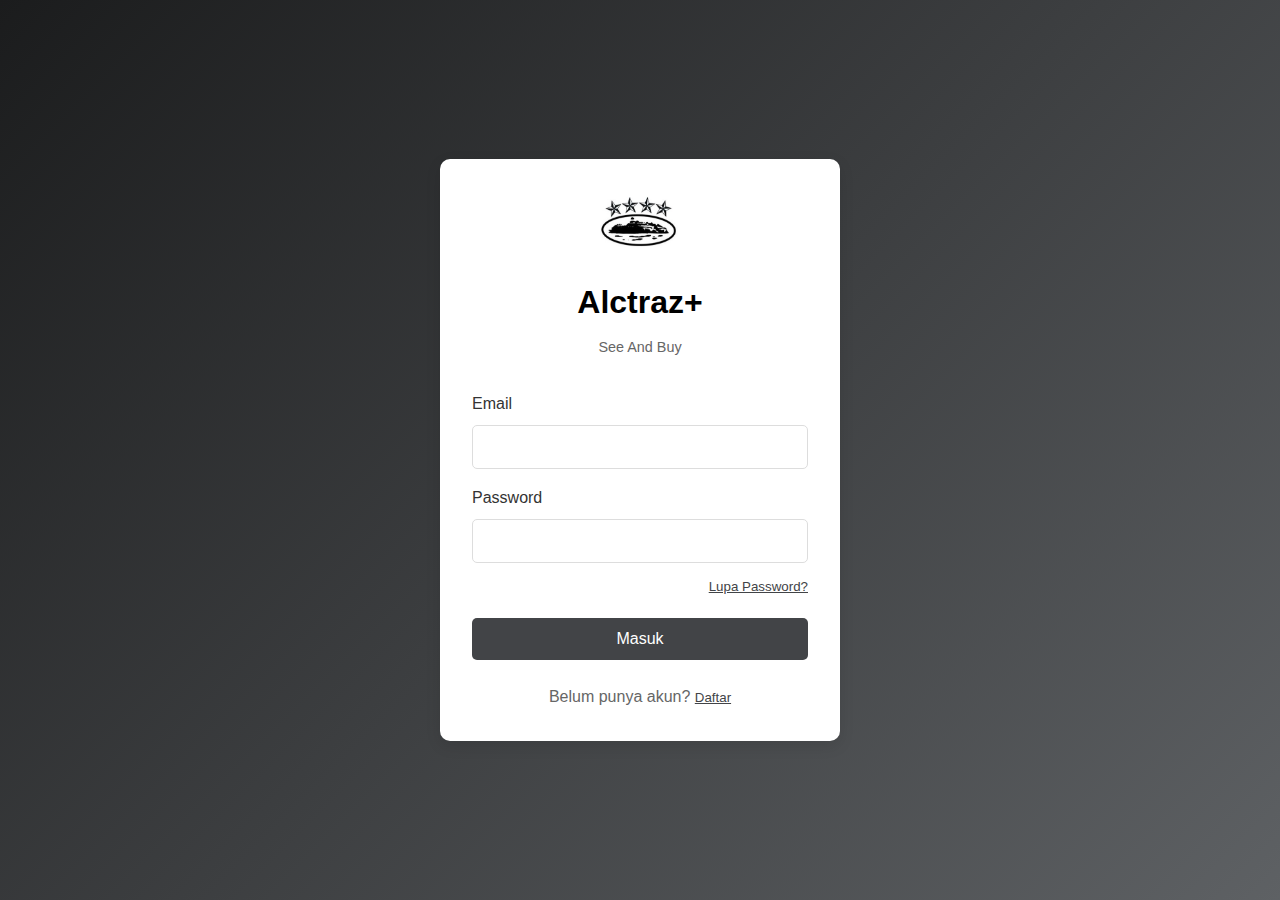
<file: index.html>
<!DOCTYPE html>
<html lang="id">
<head>
    <meta charset="UTF-8">
    <meta name="viewport" content="width=device-width, initial-scale=1.0">
    <title>Login - SITTA UT</title>
    <link rel="stylesheet" href="css/st.css">
</head>
<body>
    <div class="login-container">
        <div class="login-form">
            <div class="logo-section">
                <img src="assets/bgs.jpeg" alt="Logo UT" class="logo">
                <h1>Alctraz+</h1>
                <p>See And Buy</p>
            </div>
            
            <form id="loginForm">
                <div class="form-group">
                    <label for="email">Email</label>
                    <input type="email" id="email" name="email" required>
                </div>
                
                <div class="form-group">
                    <label for="password">Password</label>
                    <input type="password" id="password" name="password" required>
                </div>
                
                <div class="form-options">
                    <button type="button" id="forgotPasswordBtn" class="link-btn">Lupa Password?</button>
                </div>
                
                <button type="submit" class="btn-primary">Masuk</button>
                
                <div class="register-section">
                    <p>Belum punya akun? <button type="button" id="registerBtn" class="link-btn">Daftar</button></p>
                </div>
            </form>
        </div>
    </div>

    <!-- Modal Lupa Password -->
    <div id="forgotPasswordModal" class="modal">
        <div class="modal-content">
            <span class="close">&times;</span>
            <h2>Lupa Password</h2>
            <form id="forgotPasswordForm">
                <div class="form-group">
                    <label for="resetEmail">Email</label>
                    <input type="email" id="resetEmail" name="resetEmail" required>
                </div>
                <button type="submit" class="btn-primary">Kirim Link Reset</button>
            </form>
        </div>
    </div>

    <!-- Modal Daftar -->
    <div id="registerModal" class="modal">
        <div class="modal-content">
            <span class="close">&times;</span>
            <h2>Daftar Akun Baru</h2>
            <form id="registerForm">
                <div class="form-group">
                    <label for="regName">Nama Lengkap</label>
                    <input type="text" id="regName" name="regName" required>
                </div>
                <div class="form-group">
                    <label for="regEmail">Email</label>
                    <input type="email" id="regEmail" name="regEmail" required>
                </div>
                <div class="form-group">
                    <label for="regPassword">Password</label>
                    <input type="password" id="regPassword" name="regPassword" required>
                </div>
                <div class="form-group">
                    <label for="regConfirmPassword">Konfirmasi Password</label>
                    <input type="password" id="regConfirmPassword" name="regConfirmPassword" required>
                </div>
                <button type="submit" class="btn-primary">Daftar</button>
            </form>
        </div>
    </div>

    <script src="s.js"></script>
</body>

</html>
</file>
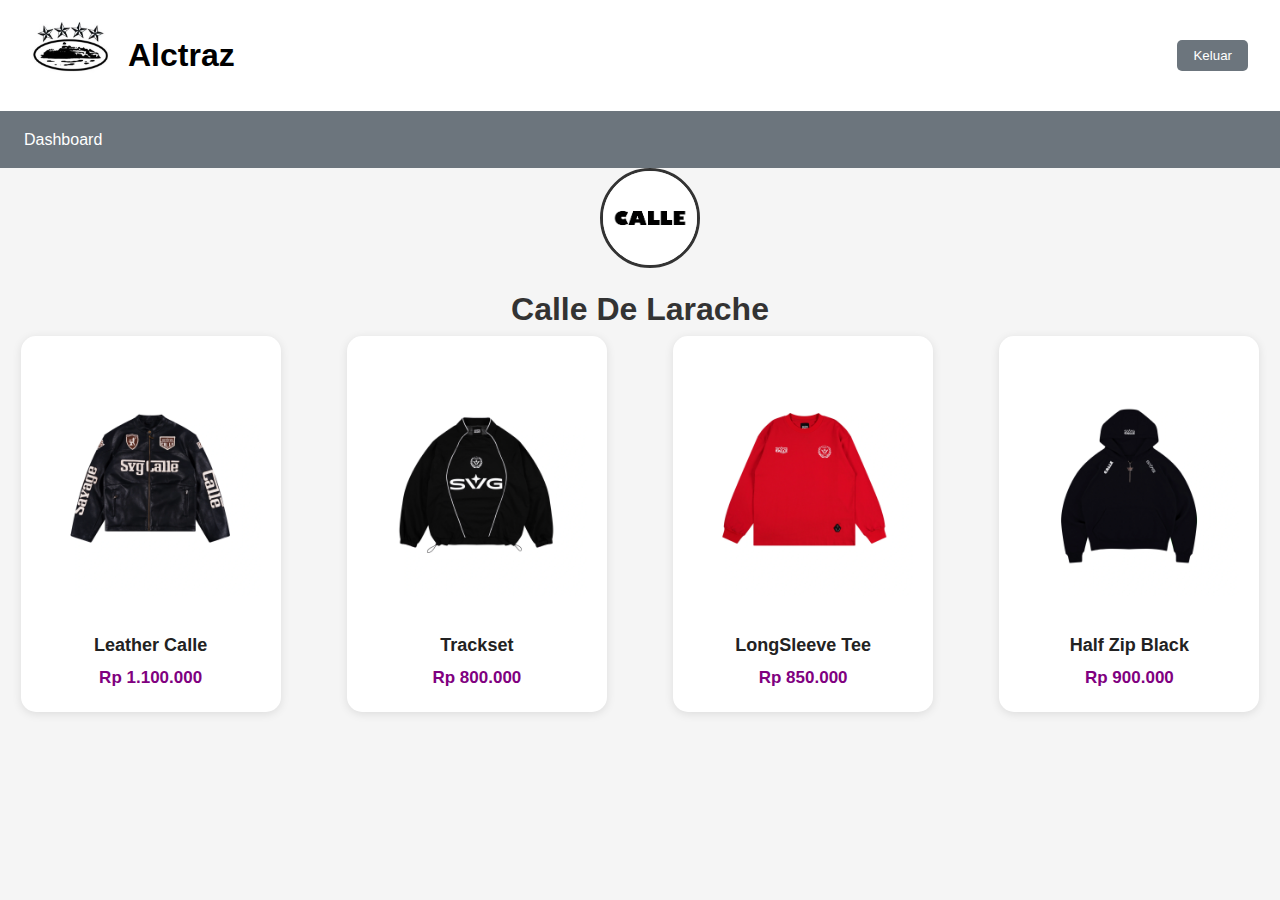
<file: calle.html>
<!DOCTYPE html>
<html lang="en">

<head>
    <meta charset="UTF-8">
    <meta name="viewport" content="width=device-width, initial-scale=1.0">
    <title>Document</title>
    <link rel="stylesheet" href="css/st.css">
</head>

<body>
    <div class="dashboard-container">
        <header class="dashboard-header">
            <div class="header-left">
                <img src="assets/bgs.jpeg" alt="Logo UT" class="logo">
                <h1>Alctraz</h1>
            </div>
            <div class="header-right">
                <span id="greeting" class="greeting"></span>
                <button id="logoutBtn" class="btn-secondary">Keluar</button>
            </div>
        </header>

        <nav class="dashboard-nav">
            <ul>
                <li><a href="dashboard.html" class="nav-link">Dashboard</a></li>
            </ul>
        </nav>
        <center>
            <div class="logo">
                <img src="assets/cl.png" alt="Deskripsi Foto" class="fb">
            </div>
        </center>
        <center>
            <h1><strong>Calle De Larache</strong></h1>
        </center>


<div class="products">

    <!-- PRODUK 1 -->
    <div class="card">
        <div class="img-box">
            <img class="main-img" src="calle/cl1.webp">
            <img class="hover-img" src="calle/cl11.webp">
        </div>
        <div class="title">Leather Calle</div>
        <div class="price">Rp 1.100.000</div>
    </div>

    <!-- PRODUK 2 -->
    <div class="card">
        <div class="img-box">
            <img class="main-img" src="calle/cl2.webp">
            <img class="hover-img" src="calle/cl22.webp">
        </div>
        <div class="title">Trackset</div>
        <div class="price">Rp 800.000</div>
    </div>

    <!-- PRODUK 3 -->
    <div class="card">
        <div class="img-box">
            <img class="main-img" src="calle/cl3.webp">
            <img class="hover-img" src="calle/cl33.webp">
        </div>
        <div class="title">LongSleeve Tee</div>
        <div class="price">Rp 850.000</div>
    </div>

    <!-- PRODUK 4 -->
    <div class="card">
        <div class="img-box">
            <img class="main-img" src="calle/cl4.webp">
            <img class="hover-img" src="calle/cl44.webp">
        </div>
        <div class="title">Half Zip Black</div>
        <div class="price">Rp 900.000</div>
    </div>

</div>
</body>

</html>
</file>
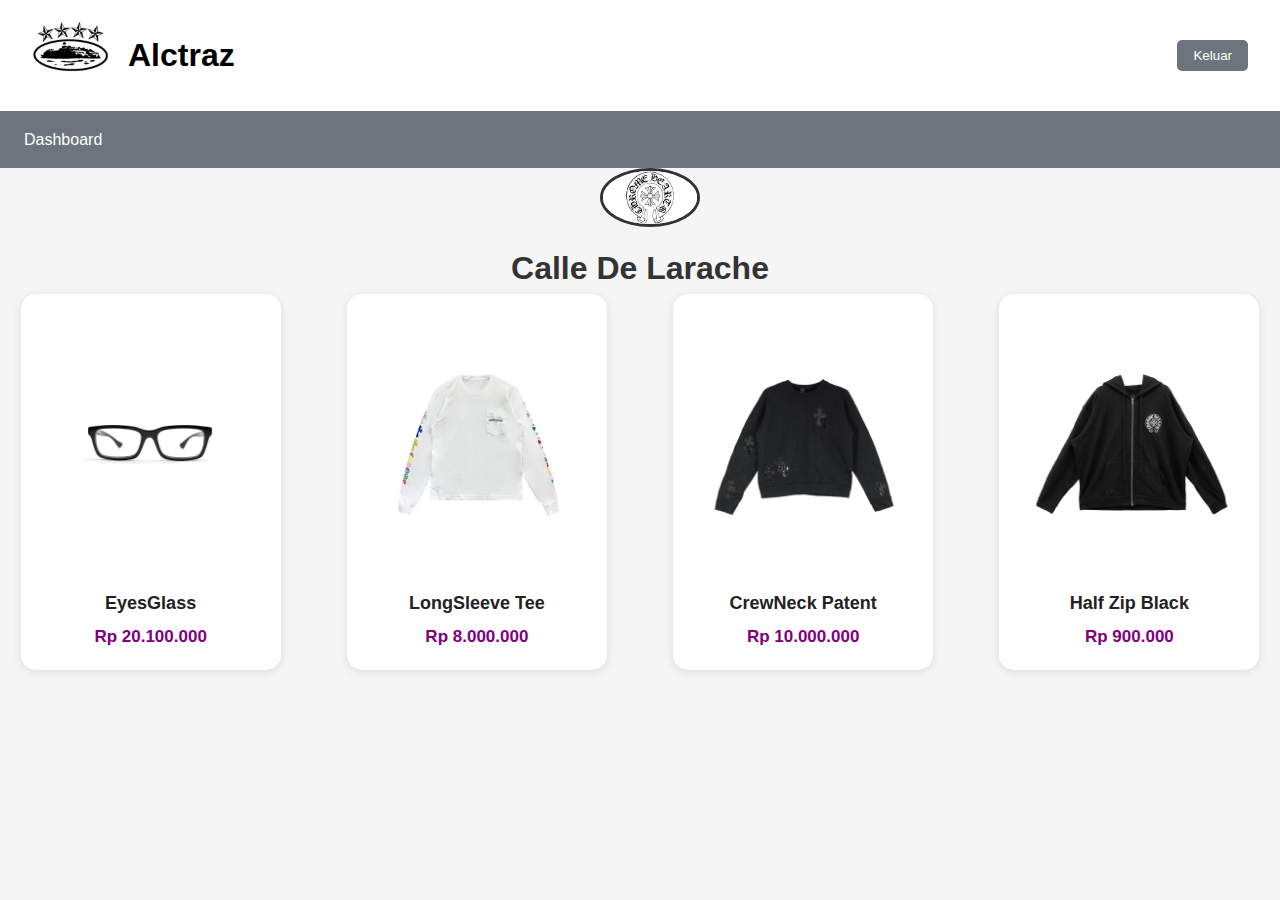
<file: ch.html>
<!DOCTYPE html>
<html lang="en">

<head>
    <meta charset="UTF-8">
    <meta name="viewport" content="width=device-width, initial-scale=1.0">
    <title>Document</title>
    <link rel="stylesheet" href="css/st.css">
</head>

<body>
    <div class="dashboard-container">
        <header class="dashboard-header">
            <div class="header-left">
                <img src="assets/bgs.jpeg" alt="Logo UT" class="logo">
                <h1>Alctraz</h1>
            </div>
            <div class="header-right">
                <span id="greeting" class="greeting"></span>
                <button id="logoutBtn" class="btn-secondary">Keluar</button>
            </div>
        </header>

        <nav class="dashboard-nav">
            <ul>
                <li><a href="dashboard.html" class="nav-link">Dashboard</a></li>
            </ul>
        </nav>
        <center>
            <div class="logo">
                <img src="assets/ch.png" alt="Deskripsi Foto" class="fb">
            </div>
        </center>
        <center>
            <h1><strong>Calle De Larache</strong></h1>
        </center>


<div class="products">

    <!-- PRODUK 1 -->
    <div class="card">
        <div class="img-box">
            <img class="main-img" src="ch/kc.webp">
            <img class="hover-img" src="ch/kc1.webp">
        </div>
        <div class="title">EyesGlass</div>
        <div class="price">Rp 20.100.000</div>
    </div>

    <!-- PRODUK 2 -->
    <div class="card">
        <div class="img-box">
            <img class="main-img" src="ch/ls.webp">
            <img class="hover-img" src="ch/ls1.webp">
        </div>
        <div class="title">LongSleeve Tee</div>
        <div class="price">Rp 8.000.000</div>
    </div>

    <!-- PRODUK 3 -->
    <div class="card">
        <div class="img-box">
            <img class="main-img" src="ch/ls2.webp">
            <img class="hover-img" src="ch/ls22.webp">
        </div>
        <div class="title">CrewNeck Patent</div>
        <div class="price">Rp 10.000.000</div>
    </div>

    <!-- PRODUK 4 -->
    <div class="card">
        <div class="img-box">
            <img class="main-img" src="ch/zipper.webp">
            <img class="hover-img" src="ch/zipper1.webp">
        </div>
        <div class="title">Half Zip Black</div>
        <div class="price">Rp 900.000</div>
    </div>

</div>
</body>

</html>
</file>
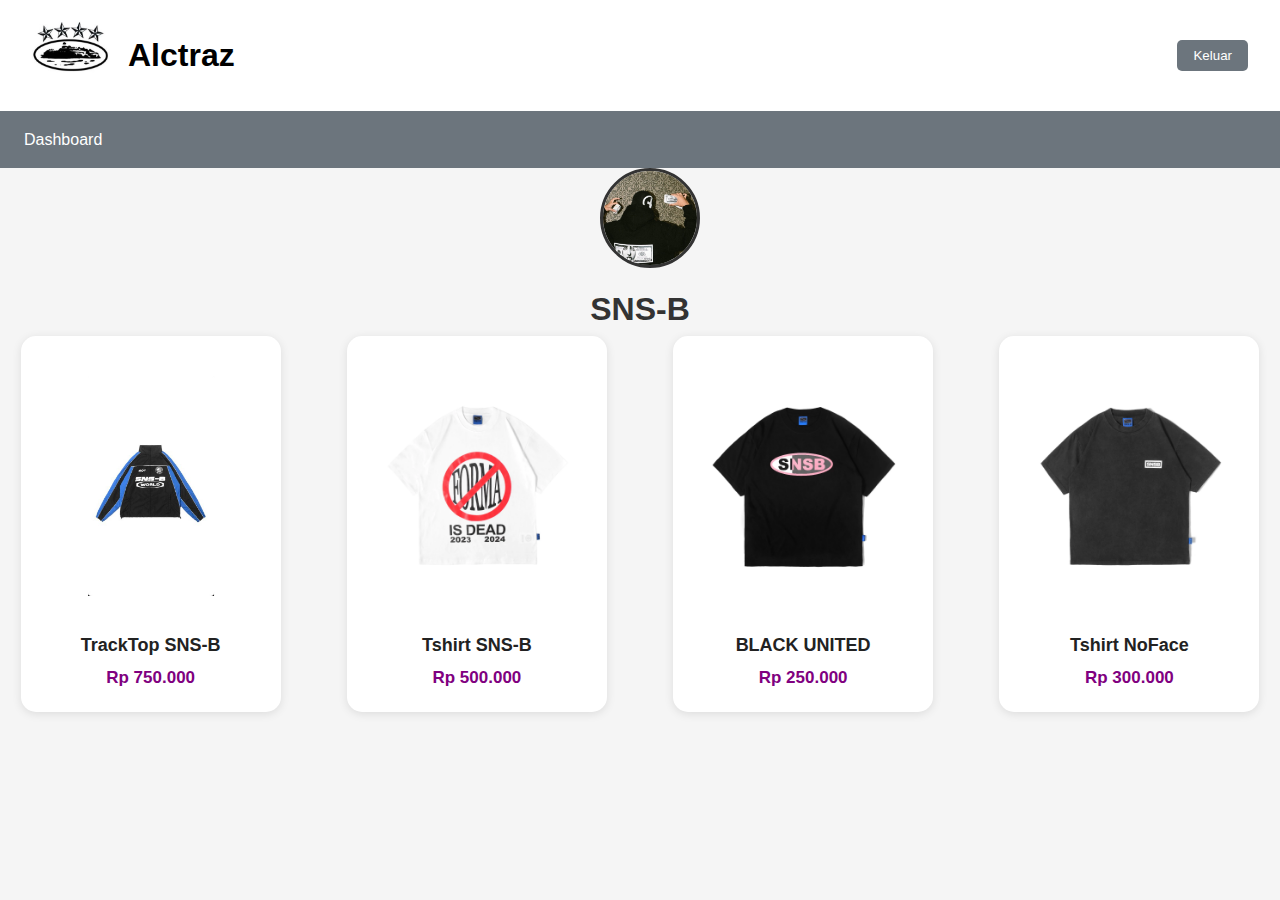
<file: snsb.html>
<!DOCTYPE html>
<html lang="en">

<head>
    <meta charset="UTF-8">
    <meta name="viewport" content="width=device-width, initial-scale=1.0">
    <title>Document</title>
    <link rel="stylesheet" href="css/st.css">
</head>

<body>
    <div class="dashboard-container">
        <header class="dashboard-header">
            <div class="header-left">
                <img src="assets/bgs.jpeg" alt="Logo UT" class="logo">
                <h1>Alctraz</h1>
            </div>
            <div class="header-right">
                <span id="greeting" class="greeting"></span>
                <button id="logoutBtn" class="btn-secondary">Keluar</button>
            </div>
        </header>

        <nav class="dashboard-nav">
            <ul>
                <li><a href="dashboard.html" class="nav-link">Dashboard</a></li>
            </ul>
        </nav>
        <center>
            <div class="logo">
                <img src="assets/logosn.jpg" alt="Deskripsi Foto" class="fb">
            </div>
        </center>
        <center>
            <h1><strong>SNS-B</strong></h1>
        </center>


<div class="products">

    <!-- PRODUK 1 -->
    <div class="card">
        <div class="img-box">
            <img class="main-img" src="assets/sn1.jpg">
            <img class="hover-img" src="assets/bttp.webp">
        </div>
        <div class="title">TrackTop SNS-B</div>
        <div class="price">Rp 750.000</div>
    </div>

    <!-- PRODUK 2 -->
    <div class="card">
        <div class="img-box">
            <img class="main-img" src="assets/snbj.webp">
            <img class="hover-img" src="assets/snbj1.webp">
        </div>
        <div class="title">Tshirt SNS-B</div>
        <div class="price">Rp 500.000</div>
    </div>

    <!-- PRODUK 3 -->
    <div class="card">
        <div class="img-box">
            <img class="main-img" src="assets/snbu.webp">
            <img class="hover-img" src="assets/snbu1.webp">
        </div>
        <div class="title">BLACK UNITED</div>
        <div class="price">Rp 250.000</div>
    </div>

    <!-- PRODUK 4 -->
    <div class="card">
        <div class="img-box">
            <img class="main-img" src="assets/snhj.webp">
            <img class="hover-img" src="assets/snhu1.webp">
        </div>
        <div class="title">Tshirt NoFace</div>
        <div class="price">Rp 300.000</div>
    </div>

</div>
</body>

</html>
</file>
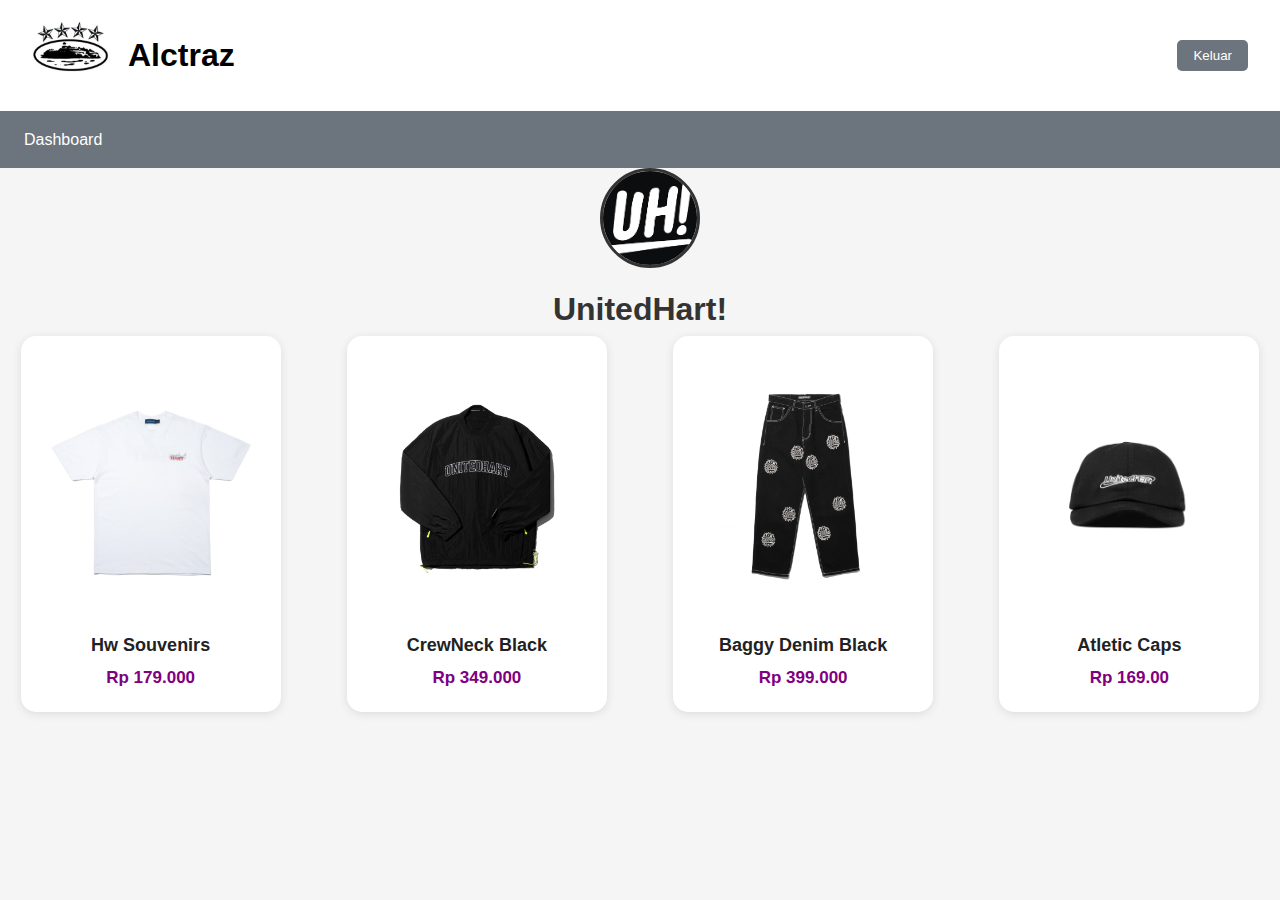
<file: uh.html>
<!DOCTYPE html>
<html lang="en">

<head>
    <meta charset="UTF-8">
    <meta name="viewport" content="width=device-width, initial-scale=1.0">
    <title>Document</title>
    <link rel="stylesheet" href="css/st.css">
</head>

<body>
    <div class="dashboard-container">
        <header class="dashboard-header">
            <div class="header-left">
                <img src="assets/bgs.jpeg" alt="Logo UT" class="logo">
                <h1>Alctraz</h1>
            </div>
            <div class="header-right">
                <span id="greeting" class="greeting"></span>
                <button id="logoutBtn" class="btn-secondary">Keluar</button>
            </div>
        </header>

        <nav class="dashboard-nav">
            <ul>
                <li><a href="dashboard.html" class="nav-link">Dashboard</a></li>
            </ul>

        </nav>
        <center>
            <div class="logo">
                <img src="assets/uh.png" alt="Deskripsi Foto" class="fb">
            </div>
        </center>
        <center>
            <h1><strong>UnitedHart!</strong></h1>
        </center>


<div class="products">

    <!-- PRODUK 1 -->
    <div class="card">
        <div class="img-box">
            <img class="main-img" src="uh/SOUVERNIRS-2-1.jpg">
            <img class="hover-img" src="uh/SOUVENIRS-TS.jpg">
        </div>
        <div class="title">Hw Souvenirs</div>
        <div class="price">Rp 179.000</div>
    </div>

    <!-- PRODUK 2 -->
    <div class="card">
        <div class="img-box">
            <img class="main-img" src="uh/uh1.jpg">
            <img class="hover-img" src="uh/uh11.jpg">
        </div>
        <div class="title">CrewNeck Black</div>
        <div class="price">Rp 349.000</div>
    </div>

    <!-- PRODUK 3 -->
    <div class="card">
        <div class="img-box">
            <img class="main-img" src="uh/cn.jpg">
            <img class="hover-img" src="uh/cn1.jpg">
        </div>
        <div class="title">Baggy Denim Black</div>
        <div class="price">Rp 399.000</div>
    </div>

    <!-- PRODUK 4 -->
    <div class="card">
        <div class="img-box">
            <img class="main-img" src="uh/caps1.jpg">
            <img class="hover-img" src="uh/caps.jpg">
        </div>
        <div class="title">Atletic Caps</div>
        <div class="price">Rp 169.00</div>
    </div>

</div>
</body>

</html>
</file>
<file: css/st.css>
/* Reset dan Base Styles */
* {
    margin: 0;
    padding: 0;
    box-sizing: border-box;
}

body {
    font-family: 'Segoe UI', Tahoma, Geneva, Verdana, sans-serif;
    line-height: 1.6;
    color: #333;
    background-color: #f5f5f5;
}

/* Login Styles */
.login-container {
    display: flex;
    justify-content: center;
    align-items: center;
    min-height: 100vh;
    background: linear-gradient(135deg, #1b1c1d, #5e6164);
}

.login-form {
    background: white;
    padding: 2rem;
    border-radius: 10px;
    box-shadow: 0 5px 15px rgba(0, 0, 0, 0.1);
    width: 100%;
    max-width: 400px;
}

.logo-section {
    text-align: center;
    margin-bottom: 2rem;
}

.logo {
    max-width: 80px;
    margin-bottom: 1rem;
}

.logo-section h1 {
    color: #000000;
    margin-bottom: 0.5rem;
}

.logo-section p {
    color: #666;
    font-size: 0.9rem;
}

.form-group {
    margin-bottom: 1rem;
}

.form-group label {
    display: block;
    margin-bottom: 0.5rem;
    font-weight: 500;
}

.form-group input {
    width: 100%;
    padding: 0.75rem;
    border: 1px solid #ddd;
    border-radius: 5px;
    font-size: 1rem;
}

.form-group input:focus {
    outline: none;
    border-color: #0056b3;
}

.form-options {
    display: flex;
    justify-content: flex-end;
    margin-bottom: 1.5rem;
}

.link-btn {
    background: none;
    border: none;
    color: #424447;
    cursor: pointer;
    text-decoration: underline;
}

.link-btn:hover {
    color: #1b1e22;
}

.btn-primary {
    width: 100%;
    padding: 0.75rem;
    background-color: #424447;
    color: white;
    border: none;
    border-radius: 5px;
    font-size: 1rem;
    cursor: pointer;
    transition: background-color 0.3s;
}

.btn-primary:hover {
    background-color: #1b1e22;
}

.btn-secondary {
    padding: 0.5rem 1rem;
    background-color: #6c757d;
    color: white;
    border: none;
    border-radius: 5px;
    cursor: pointer;
    transition: background-color 0.3s;
}

.btn-secondary:hover {
    background-color: #545b62;
}

.register-section {
    text-align: center;
    margin-top: 1.5rem;
}

.register-section p {
    color: #666;
}

/* Dashboard Styles */
.dashboard-container {
    display: flex;
    flex-direction: column;
    min-height: 100vh;
}

.dashboard-header {
    display: flex;
    justify-content: space-between;
    align-items: center;
    padding: 1rem 2rem;
    background-color: white;
    box-shadow: 0 2px 4px rgba(0, 0, 0, 0.1);
}

.header-left {
    display: flex;
    align-items: center;
}

.header-left h1 {
    margin-left: 1rem;
    color: #000000;
}

.header-right {
    display: flex;
    align-items: center;
    gap: 1rem;
}

.greeting {
    font-weight: 500;
}

.dashboard-nav {
    background-color: #6c757d;
}

.dashboard-nav ul {
    display: flex;
    list-style: none;
    padding: 0;
    margin: 0;
}

.nav-link {
    display: block;
    padding: 1rem 1.5rem;
    color: white;
    text-decoration: none;
    transition: background-color 0.3s;
}

.nav-link:hover, .nav-link.active {
    background-color: #545b62;
}

.dropdown {
    position: relative;
}

.dropdown-content {
    display: none;
    position: absolute;
    background-color: white;
    min-width: 200px;
    box-shadow: 0 8px 16px rgba(0, 0, 0, 0.1);
    z-index: 1;
}

.dropdown-content a {
    color: #333;
    padding: 0.75rem 1rem;
    text-decoration: none;
    display: block;
}

.dropdown-content a:hover {
    background-color: #f1f1f1;
}

.dropdown:hover .dropdown-content {
    display: block;
}

.dashboard-main {
    flex: 1;
    padding: 2rem;
}

.dashboard-cards {
    display: grid;
    grid-template-columns: repeat(auto-fit, minmax(250px, 1fr));
    gap: 1.5rem;
}

.card {
    background: white;
    padding: 1.5rem;
    border-radius: 8px;
    box-shadow: 0 2px 4px rgba(0, 0, 0, 0.1);
    text-align: center;
}

.card h3 {
    margin-bottom: 0.5rem;
    color: #000000;
}

.card p {
    margin-bottom: 1rem;
    color: #666;
}

/* Tracking Styles */
.tracking-main, .stok-main {
    background: white;
    padding: 2rem;
    border-radius: 8px;
    box-shadow: 0 2px 4px rgba(0, 0, 0, 0.1);
}

.tracking-form {
    display: flex;
    gap: 1rem;
    margin-bottom: 2rem;
    align-items: flex-end;
}

.tracking-form .form-group {
    flex: 1;
    margin-bottom: 0;
}

.tracking-result {
    margin-top: 2rem;
}

.tracking-details {
    background: #f8f9fa;
    padding: 1.5rem;
    border-radius: 8px;
    margin-bottom: 1.5rem;
}

.progress-bar {
    height: 10px;
    background-color: #e9ecef;
    border-radius: 5px;
    margin: 1rem 0;
    overflow: hidden;
}

.progress {
    height: 100%;
    background-color: #28a745;
    border-radius: 5px;
    transition: width 0.3s;
}

.status-badge {
    display: inline-block;
    padding: 0.25rem 0.5rem;
    border-radius: 4px;
    font-size: 0.8rem;
    font-weight: 500;
}

.status-dikirim {
    background-color: #d4edda;
    color: #155724;
}

.status-diproses {
    background-color: #fff3cd;
    color: #856404;
}

.status-selesai {
    background-color: #d1ecf1;
    color: #0c5460;
}

/* Stok Styles */
.stok-header {
    display: flex;
    justify-content: space-between;
    align-items: center;
    margin-bottom: 1.5rem;
}

.stock-table {
    width: 100%;
    border-collapse: collapse;
}

.stock-table th, .stock-table td {
    padding: 0.75rem;
    text-align: left;
    border-bottom: 1px solid #ddd;
}

.stock-table th {
    background-color: #f8f9fa;
    font-weight: 600;
}

.stock-table tr:hover {
    background-color: #f8f9fa;
}

.action-btn {
    padding: 0.25rem 0.5rem;
    margin-right: 0.5rem;
    border: none;
    border-radius: 4px;
    cursor: pointer;
    font-size: 0.8rem;
}

.edit-btn {
    background-color: #ffc107;
    color: #212529;
}

.delete-btn {
    background-color: #dc3545;
    color: white;
}

/* Modal Styles */
.modal {
    display: none;
    position: fixed;
    z-index: 1000;
    left: 0;
    top: 0;
    width: 100%;
    height: 100%;
    background-color: rgba(0, 0, 0, 0.5);
}

.modal-content {
    background-color: white;
    margin: 10% auto;
    padding: 2rem;
    border-radius: 8px;
    width: 90%;
    max-width: 500px;
    position: relative;
}

.close {
    position: absolute;
    top: 1rem;
    right: 1.5rem;
    font-size: 1.5rem;
    cursor: pointer;
}

/* Alert Styles */
.alert {
    padding: 1rem;
    margin-bottom: 1rem;
    border-radius: 5px;
}

.alert-error {
    background-color: #f8d7da;
    color: #721c24;
    border: 1px solid #f5c6cb;
}

.alert-success {
    background-color: #d4edda;
    color: #155724;
    border: 1px solid #c3e6cb;
}
/* Dummy Section Styles */
.dummy-section {
    margin-top: 3rem;
    padding-top: 2rem;
    border-top: 2px solid #e9ecef;
}

.dummy-section h3 {
    color: #0056b3;
    margin-bottom: 0.5rem;
}

.dummy-table {
    margin-top: 1rem;
}

.use-do-btn {
    padding: 0.4rem 0.8rem;
    background-color: #28a745;
    color: white;
    border: none;
    border-radius: 4px;
    cursor: pointer;
    font-size: 0.8rem;
    transition: background-color 0.3s;
}

.use-do-btn:hover {
    background-color: #218838;
}

.copy-do-btn {
    padding: 0.4rem 0.8rem;
    background-color: #17a2b8;
    color: white;
    border: none;
    border-radius: 4px;
    cursor: pointer;
    font-size: 0.8rem;
    margin-right: 0.5rem;
    transition: background-color 0.3s;
}

.copy-do-btn:hover {
    background-color: #138496;
}

.action-buttons {
    display: flex;
    gap: 0.5rem;
}
.logo {
    /* Jika Anda ingin container memiliki gaya tambahan, bisa ditambahkan di sini */
    text-align: center; /* Alternatif untuk menengahkan gambar secara horizontal jika gambar adalah elemen inline-block */
}

.fb {
    width: 100px;  /* Menentukan lebar gambar */
    height: 100; /* Menentukan tinggi gambar (harus sama dengan lebar untuk lingkaran sempurna) */
    object-fit: cover; /* Memastikan gambar menutupi area tanpa terdistorsi */
    border-radius: 50%; /* Ini yang membuat gambar menjadi lingkaran */
    display: block; /* Mengubah gambar menjadi block-level element untuk kemudahan penengahan */
    margin: 0 auto; /* Menengahkan gambar secara horizontal jika menggunakan text-align: center pada parent */
    border: 3px solid #333; /* Opsi: Menambahkan border */
}

    .products {
        display: grid;
        grid-template-columns: repeat(auto-fit, minmax(260px, 1fr));
        gap: 25px;
        justify-items: center;
    }

    .card {
        background: white;
        width: 260px;
        padding: 20px;
        border-radius: 15px;
        box-shadow: 0 2px 10px rgba(0,0,0,0.1);
        transition: 0.3s;
    }

    .card:hover {
        transform: translateY(-5px);
        box-shadow: 0 4px 15px rgba(0,0,0,0.15);
    }

    /* IMAGE WRAPPER */
    .img-box {
        position: relative;
        width: 100%;
        height: 260px;
    }

    .img-box img {
        width: 100%;
        height: 100%;
        object-fit: contain;
        transition: opacity 0.3s ease;
        position: absolute;
        top: 0;
        left: 0;
    }

    .hover-img {
        opacity: 0;
    }

    /* EFFECT HOVER */
    .img-box:hover .hover-img {
        opacity: 1;
    }

    .img-box:hover .main-img {
        opacity: 0;
    }

    .title {
        font-size: 18px;
        font-weight: bold;
        margin-top: 15px;
        color: #222;
    }

    .price {
        color: purple;
        font-size: 17px;
        font-weight: bold;
        margin-top: 5px;
    }
</file>
